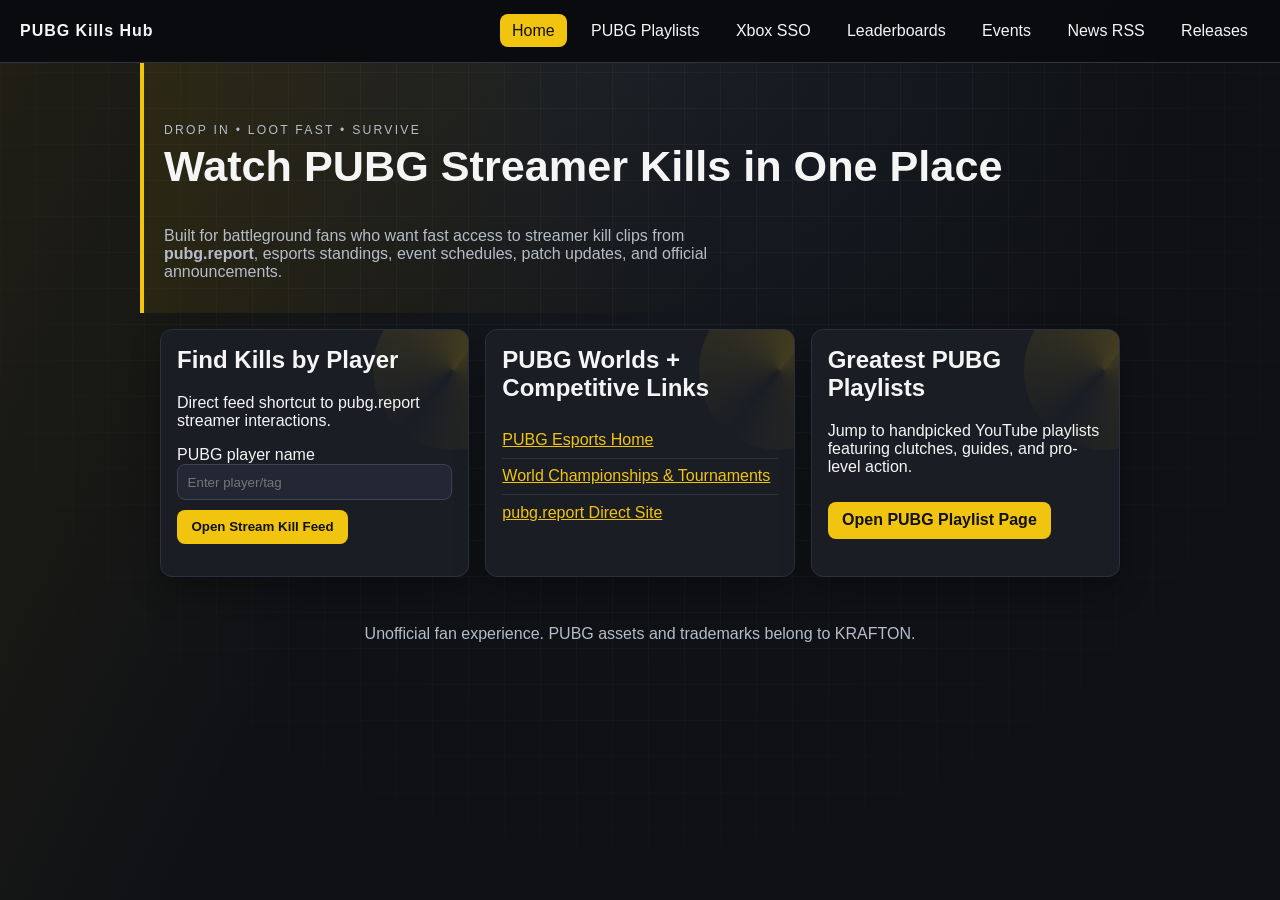
<file: index.html>
<!doctype html>
<html lang="en">
<head>
  <meta charset="UTF-8" />
  <meta name="viewport" content="width=device-width, initial-scale=1.0" />
  <title>PUBG Stream Kills Hub</title>
  <link rel="stylesheet" href="styles.css" />
</head>
<body>
  <nav class="navbar">
    <div class="brand">PUBG Kills Hub</div>
    <div class="nav-links">
      <a href="index.html">Home</a>
      <a href="playlists.html">PUBG Playlists</a>
      <a href="sso.html">Xbox SSO</a>
      <a href="leaderboards.html">Leaderboards</a>
      <a href="events.html">Events</a>
      <a href="news.html">News RSS</a>
      <a href="releases.html">Releases</a>
    </div>
  </nav>

  <section class="hero hero-battleground">
    <p class="eyebrow">Drop In • Loot Fast • Survive</p>
    <h1>Watch PUBG Streamer Kills in One Place</h1>
    <p>
      Built for battleground fans who want fast access to streamer kill clips from <strong>pubg.report</strong>,
      esports standings, event schedules, patch updates, and official announcements.
    </p>
  </section>

  <section class="grid">
    <article class="card pubg-card">
      <h2>Find Kills by Player</h2>
      <p>Direct feed shortcut to pubg.report streamer interactions.</p>
      <form id="report-form">
        <label for="pubg-user">PUBG player name</label>
        <input id="pubg-user" placeholder="Enter player/tag" />
        <button class="button" type="submit">Open Stream Kill Feed</button>
      </form>
      <p id="report-output"></p>
    </article>

    <article class="card pubg-card">
      <h2>PUBG Worlds + Competitive Links</h2>
      <ul class="clean">
        <li><a target="_blank" rel="noreferrer" href="https://pubgesports.com/">PUBG Esports Home</a></li>
        <li><a target="_blank" rel="noreferrer" href="https://pubgesports.com/en/tournament">World Championships & Tournaments</a></li>
        <li><a target="_blank" rel="noreferrer" href="https://pubg.report/">pubg.report Direct Site</a></li>
      </ul>
    </article>

    <article class="card pubg-card">
      <h2>Greatest PUBG Playlists</h2>
      <p>Jump to handpicked YouTube playlists featuring clutches, guides, and pro-level action.</p>
      <a class="button" href="playlists.html">Open PUBG Playlist Page</a>
    </article>
  </section>

  <div class="footer">Unofficial fan experience. PUBG assets and trademarks belong to KRAFTON.</div>
  <script src="app.js"></script>
</body>
</html>
</file>
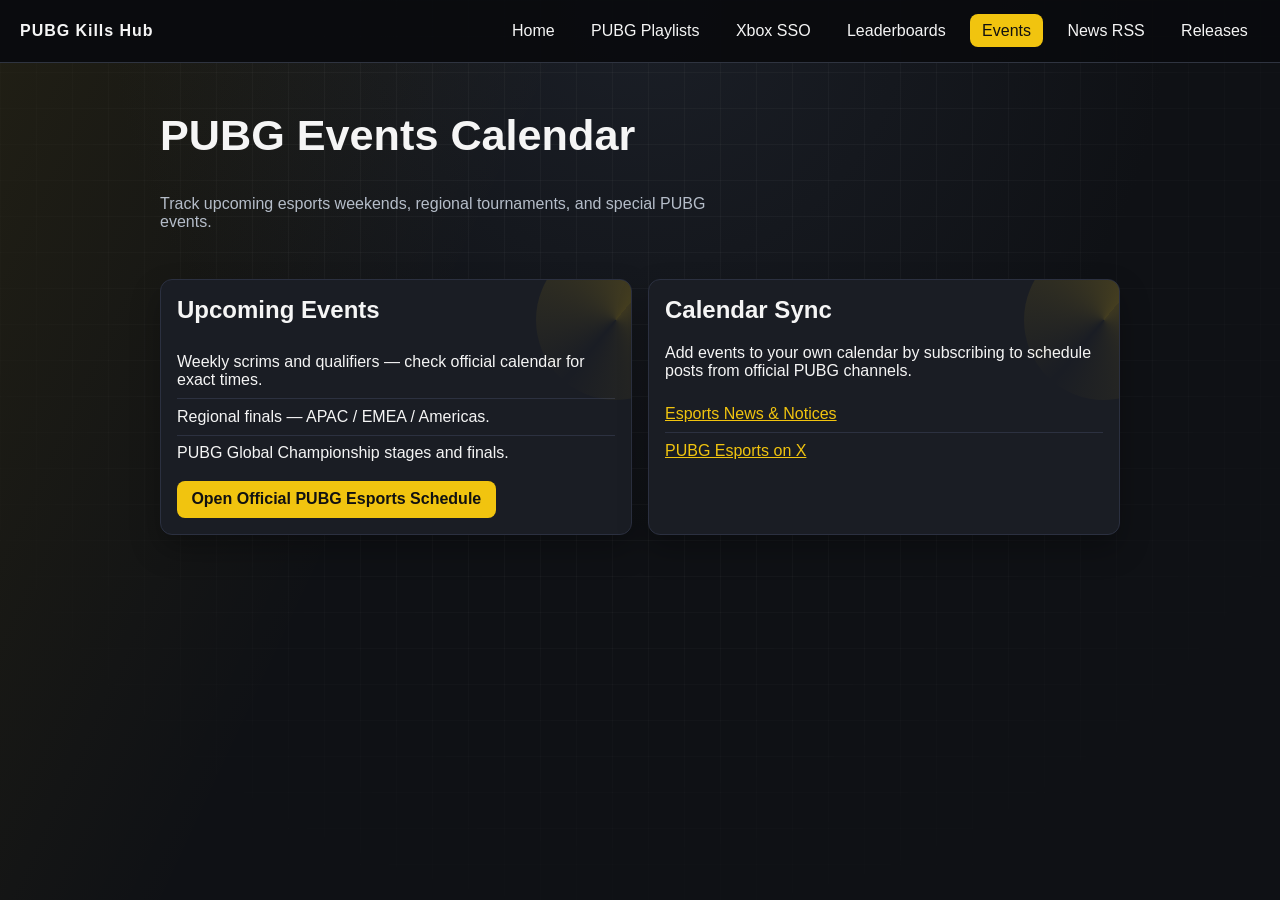
<file: events.html>
<!doctype html>
<html lang="en">
<head>
  <meta charset="UTF-8" />
  <meta name="viewport" content="width=device-width, initial-scale=1.0" />
  <title>Events Calendar | PUBG Kills Hub</title>
  <link rel="stylesheet" href="styles.css" />
</head>
<body>
  <nav class="navbar">
    <div class="brand">PUBG Kills Hub</div>
    <div class="nav-links">
      <a href="index.html">Home</a>
      <a href="playlists.html">PUBG Playlists</a>
      <a href="sso.html">Xbox SSO</a>
      <a href="leaderboards.html">Leaderboards</a>
      <a href="events.html">Events</a>
      <a href="news.html">News RSS</a>
      <a href="releases.html">Releases</a>
    </div>
  </nav>

  <section class="hero">
    <h1>PUBG Events Calendar</h1>
    <p>Track upcoming esports weekends, regional tournaments, and special PUBG events.</p>
  </section>

  <section class="grid">
    <article class="card pubg-card">
      <h2>Upcoming Events</h2>
      <ul class="clean">
        <li>Weekly scrims and qualifiers — check official calendar for exact times.</li>
        <li>Regional finals — APAC / EMEA / Americas.</li>
        <li>PUBG Global Championship stages and finals.</li>
      </ul>
      <a class="button" target="_blank" rel="noreferrer" href="https://pubgesports.com/en/schedule">Open Official PUBG Esports Schedule</a>
    </article>

    <article class="card pubg-card">
      <h2>Calendar Sync</h2>
      <p>Add events to your own calendar by subscribing to schedule posts from official PUBG channels.</p>
      <ul class="clean">
        <li><a target="_blank" rel="noreferrer" href="https://pubgesports.com/en/news">Esports News & Notices</a></li>
        <li><a target="_blank" rel="noreferrer" href="https://x.com/PUBGEsports">PUBG Esports on X</a></li>
      </ul>
    </article>
  </section>

  <script src="app.js"></script>
</body>
</html>
</file>
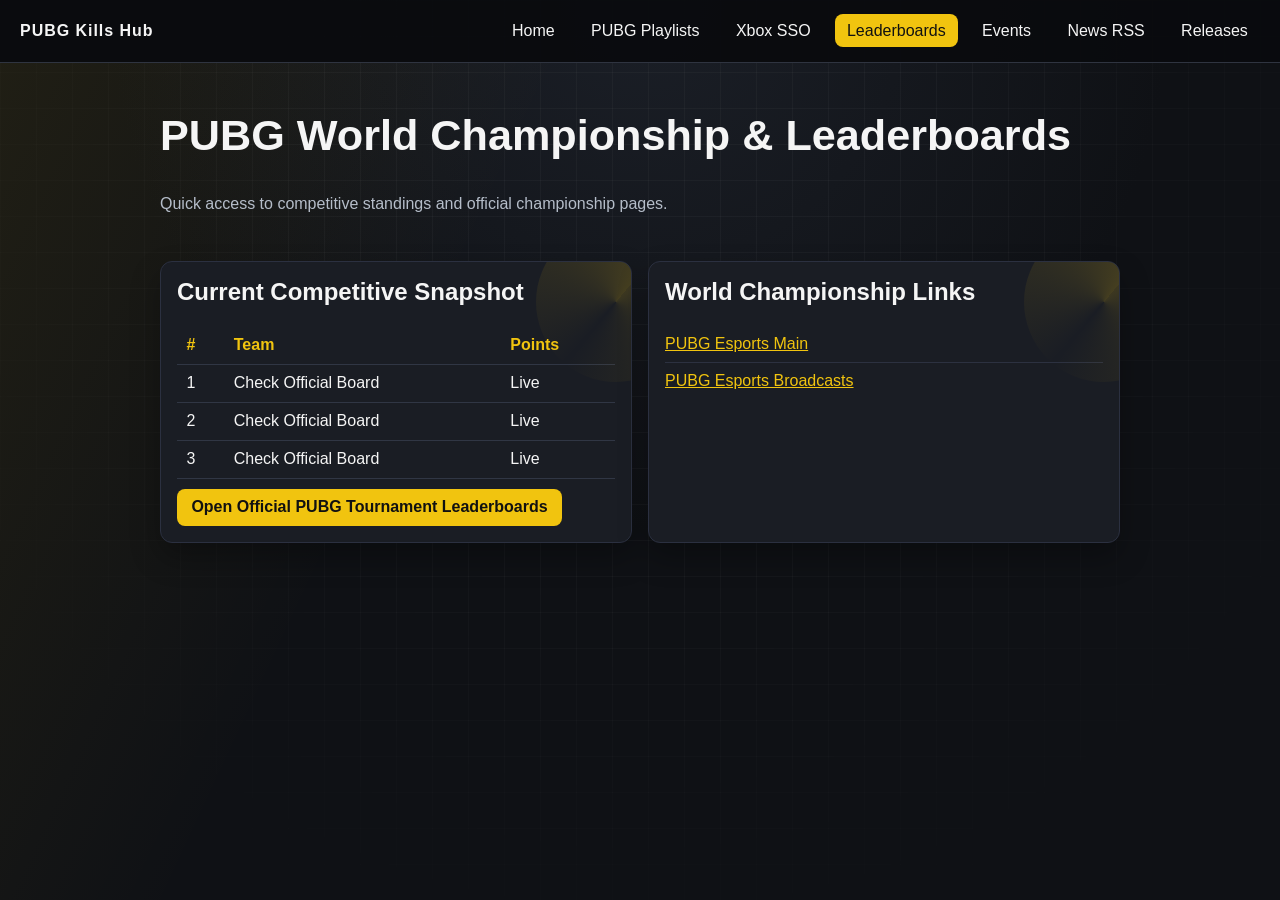
<file: leaderboards.html>
<!doctype html>
<html lang="en">
<head>
  <meta charset="UTF-8" />
  <meta name="viewport" content="width=device-width, initial-scale=1.0" />
  <title>Leaderboards | PUBG Kills Hub</title>
  <link rel="stylesheet" href="styles.css" />
</head>
<body>
  <nav class="navbar">
    <div class="brand">PUBG Kills Hub</div>
    <div class="nav-links">
      <a href="index.html">Home</a>
      <a href="playlists.html">PUBG Playlists</a>
      <a href="sso.html">Xbox SSO</a>
      <a href="leaderboards.html">Leaderboards</a>
      <a href="events.html">Events</a>
      <a href="news.html">News RSS</a>
      <a href="releases.html">Releases</a>
    </div>
  </nav>

  <section class="hero">
    <h1>PUBG World Championship & Leaderboards</h1>
    <p>Quick access to competitive standings and official championship pages.</p>
  </section>

  <section class="grid">
    <article class="card pubg-card">
      <h2>Current Competitive Snapshot</h2>
      <table class="table">
        <thead><tr><th>#</th><th>Team</th><th>Points</th></tr></thead>
        <tbody>
          <tr><td>1</td><td>Check Official Board</td><td>Live</td></tr>
          <tr><td>2</td><td>Check Official Board</td><td>Live</td></tr>
          <tr><td>3</td><td>Check Official Board</td><td>Live</td></tr>
        </tbody>
      </table>
      <a class="button" target="_blank" rel="noreferrer" href="https://pubgesports.com/en/tournament">Open Official PUBG Tournament Leaderboards</a>
    </article>

    <article class="card pubg-card">
      <h2>World Championship Links</h2>
      <ul class="clean">
        <li><a target="_blank" rel="noreferrer" href="https://pubgesports.com/en">PUBG Esports Main</a></li>
        <li><a target="_blank" rel="noreferrer" href="https://www.youtube.com/@PUBGEsports">PUBG Esports Broadcasts</a></li>
      </ul>
    </article>
  </section>

  <script src="app.js"></script>
</body>
</html>
</file>
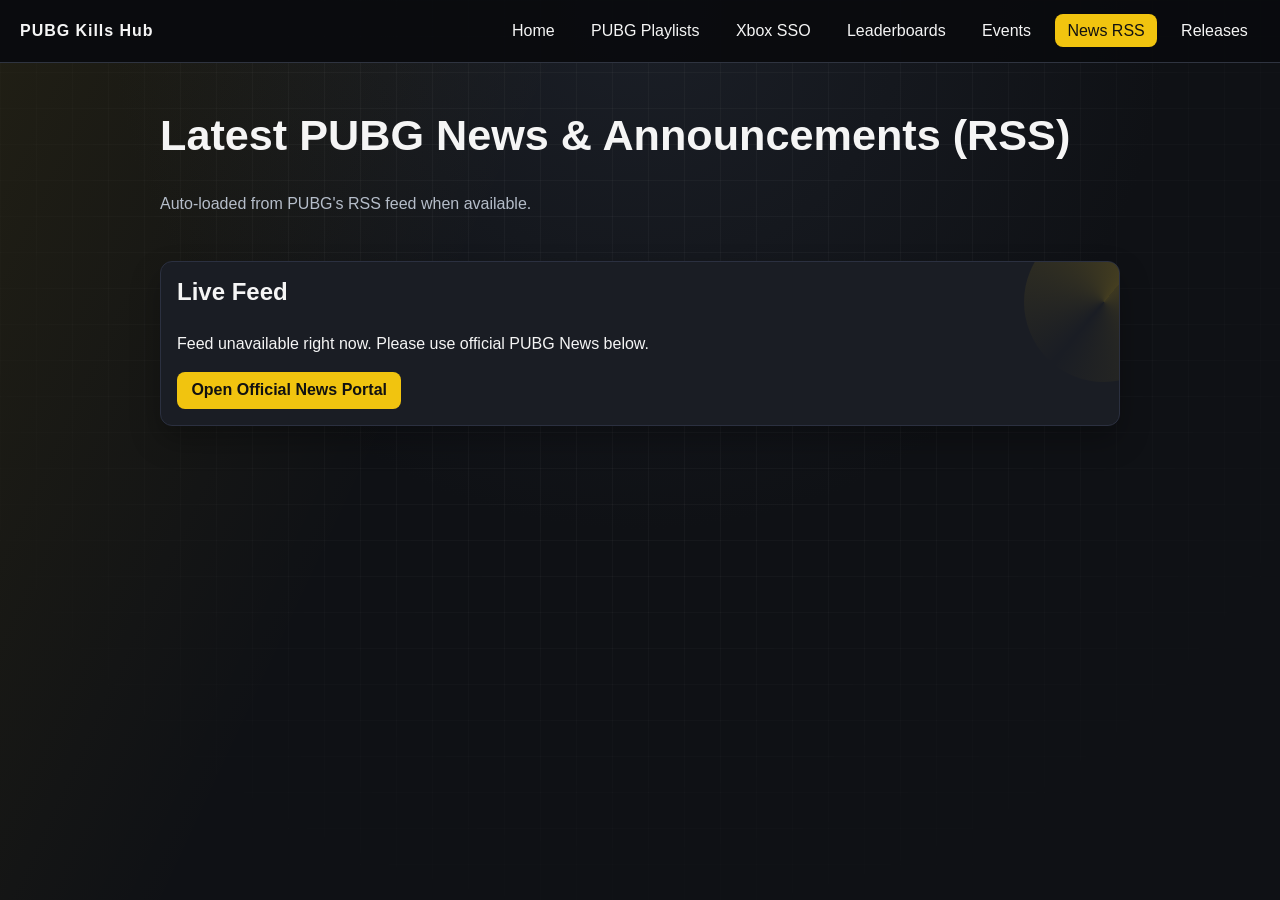
<file: news.html>
<!doctype html>
<html lang="en">
<head>
  <meta charset="UTF-8" />
  <meta name="viewport" content="width=device-width, initial-scale=1.0" />
  <title>PUBG RSS News | PUBG Kills Hub</title>
  <link rel="stylesheet" href="styles.css" />
</head>
<body>
  <nav class="navbar">
    <div class="brand">PUBG Kills Hub</div>
    <div class="nav-links">
      <a href="index.html">Home</a>
      <a href="playlists.html">PUBG Playlists</a>
      <a href="sso.html">Xbox SSO</a>
      <a href="leaderboards.html">Leaderboards</a>
      <a href="events.html">Events</a>
      <a href="news.html">News RSS</a>
      <a href="releases.html">Releases</a>
    </div>
  </nav>

  <section class="hero">
    <h1>Latest PUBG News & Announcements (RSS)</h1>
    <p>Auto-loaded from PUBG's RSS feed when available.</p>
  </section>

  <section class="grid">
    <article class="card pubg-card">
      <h2>Live Feed</h2>
      <ul class="clean" id="rss-list"></ul>
      <a class="button" target="_blank" rel="noreferrer" href="https://www.pubg.com/en/news">Open Official News Portal</a>
    </article>
  </section>

  <script src="app.js"></script>
</body>
</html>
</file>
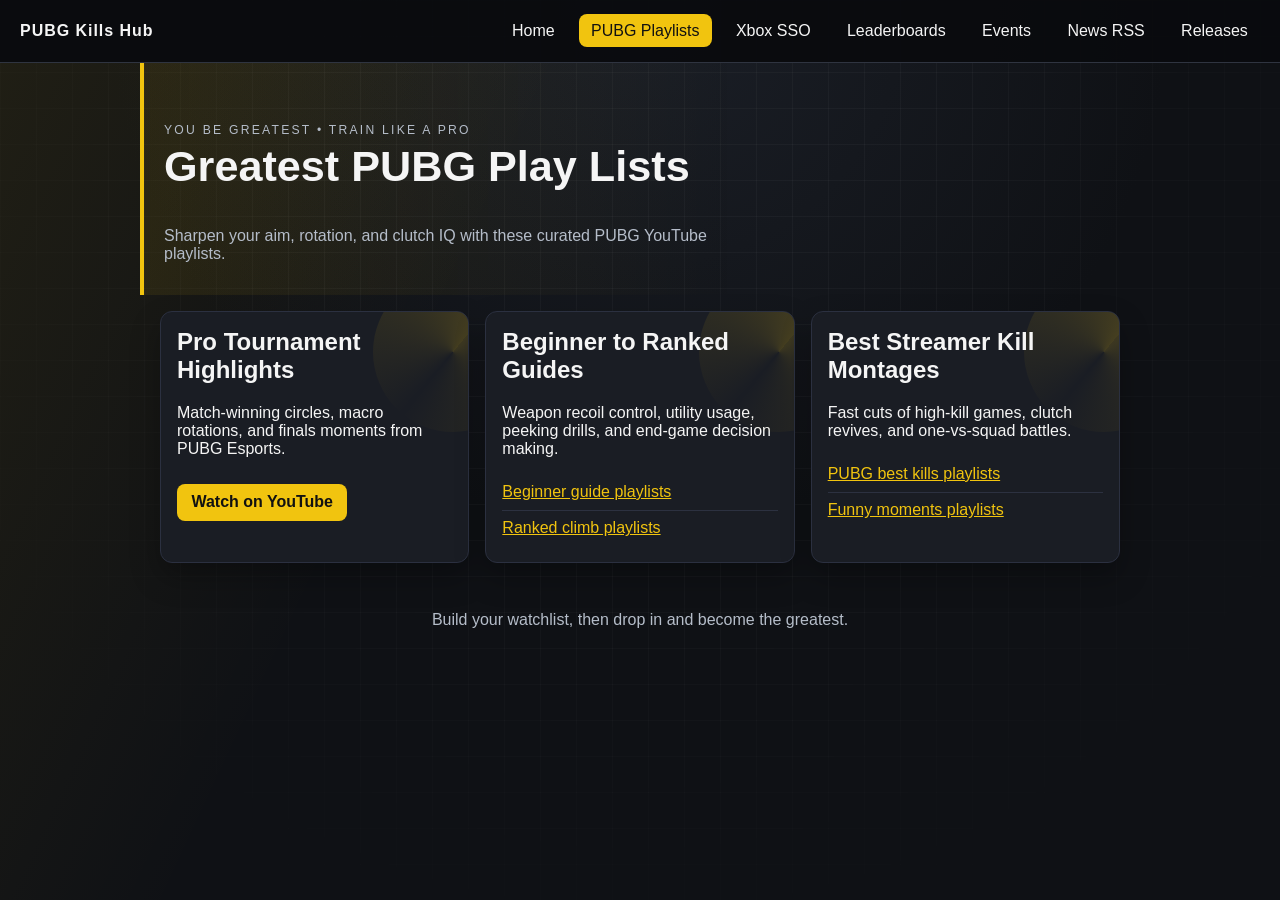
<file: playlists.html>
<!doctype html>
<html lang="en">
<head>
  <meta charset="UTF-8" />
  <meta name="viewport" content="width=device-width, initial-scale=1.0" />
  <title>Greatest PUBG Playlists | PUBG Kills Hub</title>
  <link rel="stylesheet" href="styles.css" />
</head>
<body>
  <nav class="navbar">
    <div class="brand">PUBG Kills Hub</div>
    <div class="nav-links">
      <a href="index.html">Home</a>
      <a href="playlists.html">PUBG Playlists</a>
      <a href="sso.html">Xbox SSO</a>
      <a href="leaderboards.html">Leaderboards</a>
      <a href="events.html">Events</a>
      <a href="news.html">News RSS</a>
      <a href="releases.html">Releases</a>
    </div>
  </nav>

  <section class="hero hero-battleground">
    <p class="eyebrow">You Be Greatest • Train Like A Pro</p>
    <h1>Greatest PUBG Play Lists</h1>
    <p>Sharpen your aim, rotation, and clutch IQ with these curated PUBG YouTube playlists.</p>
  </section>

  <section class="grid">
    <article class="card pubg-card">
      <h2>Pro Tournament Highlights</h2>
      <p>Match-winning circles, macro rotations, and finals moments from PUBG Esports.</p>
      <a class="button" target="_blank" rel="noreferrer" href="https://www.youtube.com/@PUBGEsports/playlists">Watch on YouTube</a>
    </article>

    <article class="card pubg-card">
      <h2>Beginner to Ranked Guides</h2>
      <p>Weapon recoil control, utility usage, peeking drills, and end-game decision making.</p>
      <ul class="clean">
        <li><a target="_blank" rel="noreferrer" href="https://www.youtube.com/results?search_query=pubg+beginner+guide+playlist">Beginner guide playlists</a></li>
        <li><a target="_blank" rel="noreferrer" href="https://www.youtube.com/results?search_query=pubg+ranked+tips+playlist">Ranked climb playlists</a></li>
      </ul>
    </article>

    <article class="card pubg-card">
      <h2>Best Streamer Kill Montages</h2>
      <p>Fast cuts of high-kill games, clutch revives, and one-vs-squad battles.</p>
      <ul class="clean">
        <li><a target="_blank" rel="noreferrer" href="https://www.youtube.com/results?search_query=pubg+best+kills+playlist">PUBG best kills playlists</a></li>
        <li><a target="_blank" rel="noreferrer" href="https://www.youtube.com/results?search_query=pubg+funniest+moments+playlist">Funny moments playlists</a></li>
      </ul>
    </article>
  </section>

  <div class="footer">Build your watchlist, then drop in and become the greatest.</div>
  <script src="app.js"></script>
</body>
</html>
</file>
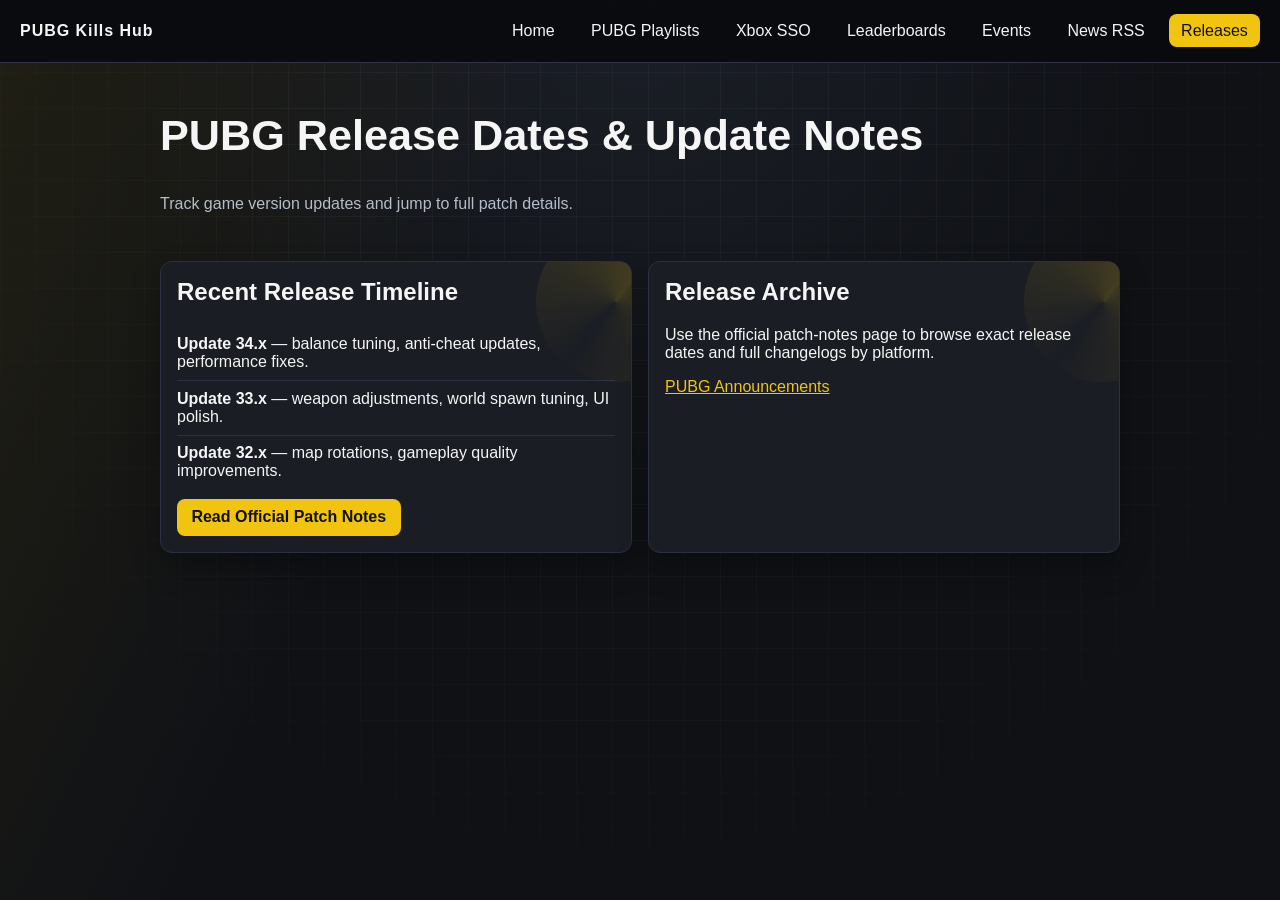
<file: releases.html>
<!doctype html>
<html lang="en">
<head>
  <meta charset="UTF-8" />
  <meta name="viewport" content="width=device-width, initial-scale=1.0" />
  <title>Release Notes | PUBG Kills Hub</title>
  <link rel="stylesheet" href="styles.css" />
</head>
<body>
  <nav class="navbar">
    <div class="brand">PUBG Kills Hub</div>
    <div class="nav-links">
      <a href="index.html">Home</a>
      <a href="playlists.html">PUBG Playlists</a>
      <a href="sso.html">Xbox SSO</a>
      <a href="leaderboards.html">Leaderboards</a>
      <a href="events.html">Events</a>
      <a href="news.html">News RSS</a>
      <a href="releases.html">Releases</a>
    </div>
  </nav>

  <section class="hero">
    <h1>PUBG Release Dates & Update Notes</h1>
    <p>Track game version updates and jump to full patch details.</p>
  </section>

  <section class="grid">
    <article class="card pubg-card">
      <h2>Recent Release Timeline</h2>
      <ul class="clean">
        <li><strong>Update 34.x</strong> — balance tuning, anti-cheat updates, performance fixes.</li>
        <li><strong>Update 33.x</strong> — weapon adjustments, world spawn tuning, UI polish.</li>
        <li><strong>Update 32.x</strong> — map rotations, gameplay quality improvements.</li>
      </ul>
      <a class="button" target="_blank" rel="noreferrer" href="https://www.pubg.com/en/patch-notes">Read Official Patch Notes</a>
    </article>

    <article class="card pubg-card">
      <h2>Release Archive</h2>
      <p>Use the official patch-notes page to browse exact release dates and full changelogs by platform.</p>
      <a target="_blank" rel="noreferrer" href="https://www.pubg.com/en/news">PUBG Announcements</a>
    </article>
  </section>

  <script src="app.js"></script>
</body>
</html>
</file>
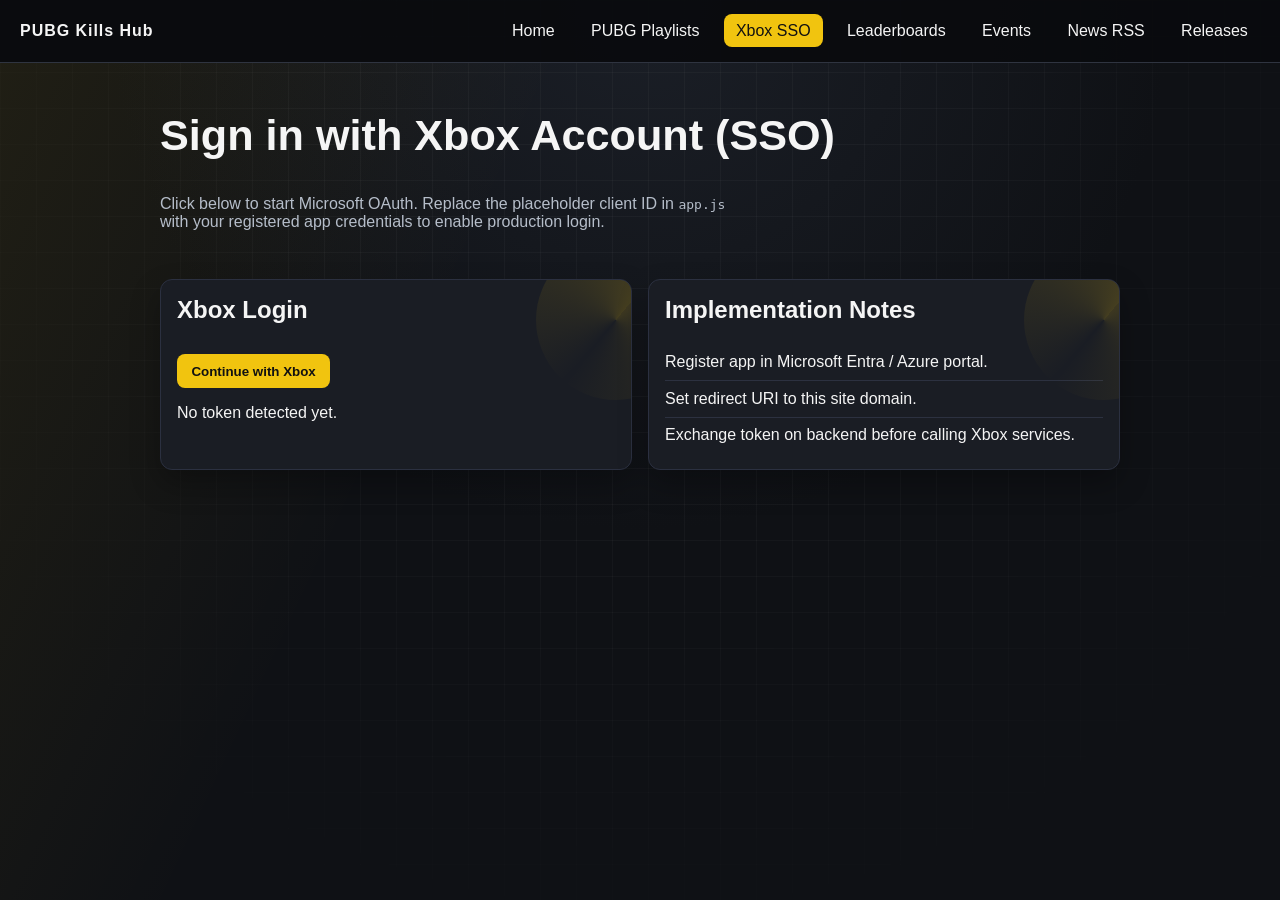
<file: sso.html>
<!doctype html>
<html lang="en">
<head>
  <meta charset="UTF-8" />
  <meta name="viewport" content="width=device-width, initial-scale=1.0" />
  <title>Xbox Single Sign-On | PUBG Kills Hub</title>
  <link rel="stylesheet" href="styles.css" />
</head>
<body>
  <nav class="navbar">
    <div class="brand">PUBG Kills Hub</div>
    <div class="nav-links">
      <a href="index.html">Home</a>
      <a href="playlists.html">PUBG Playlists</a>
      <a href="sso.html">Xbox SSO</a>
      <a href="leaderboards.html">Leaderboards</a>
      <a href="events.html">Events</a>
      <a href="news.html">News RSS</a>
      <a href="releases.html">Releases</a>
    </div>
  </nav>

  <section class="hero">
    <h1>Sign in with Xbox Account (SSO)</h1>
    <p>
      Click below to start Microsoft OAuth. Replace the placeholder client ID in <code>app.js</code>
      with your registered app credentials to enable production login.
    </p>
  </section>

  <section class="grid">
    <article class="card pubg-card">
      <h2>Xbox Login</h2>
      <button class="button" id="xbox-login">Continue with Xbox</button>
      <p id="token-status">No token detected yet.</p>
    </article>

    <article class="card pubg-card">
      <h2>Implementation Notes</h2>
      <ul class="clean">
        <li>Register app in Microsoft Entra / Azure portal.</li>
        <li>Set redirect URI to this site domain.</li>
        <li>Exchange token on backend before calling Xbox services.</li>
      </ul>
    </article>
  </section>

  <script src="app.js"></script>
</body>
</html>
</file>
<file: styles.css>
:root {
  --bg: #0f1115;
  --surface: #1a1d24;
  --surface-2: #232733;
  --accent: #f1c40f;
  --text: #f5f5f5;
  --muted: #b5bdc9;
  --line: #2f3440;
}

* { box-sizing: border-box; }

body {
  margin: 0;
  font-family: "Segoe UI", Tahoma, Geneva, Verdana, sans-serif;
  color: var(--text);
  background:
    linear-gradient(115deg, rgba(241, 196, 15, 0.08), transparent 35%),
    radial-gradient(circle at top, #1b1f27, var(--bg) 48%);
  min-height: 100vh;
  position: relative;
}

body::before {
  content: "";
  position: fixed;
  inset: 0;
  background-image:
    linear-gradient(rgba(255, 255, 255, 0.03) 1px, transparent 1px),
    linear-gradient(90deg, rgba(255, 255, 255, 0.03) 1px, transparent 1px);
  background-size: 36px 36px;
  mask-image: radial-gradient(circle at 50% 20%, black 35%, transparent 85%);
  pointer-events: none;
  z-index: -2;
}

a { color: var(--accent); }

.navbar {
  position: sticky;
  top: 0;
  z-index: 10;
  display: flex;
  gap: 1rem;
  align-items: center;
  justify-content: space-between;
  padding: 0.9rem 1.25rem;
  background: rgba(10, 11, 14, 0.95);
  border-bottom: 1px solid var(--line);
}

.brand {
  font-weight: 800;
  letter-spacing: 0.06rem;
}

.nav-links {
  display: flex;
  flex-wrap: wrap;
  gap: 0.75rem;
}

.nav-links a {
  color: var(--text);
  text-decoration: none;
  padding: 0.4rem 0.7rem;
  border-radius: 8px;
  border: 1px solid transparent;
}

.nav-links a:hover,
.nav-links a.active {
  background: var(--accent);
  color: #111;
}

.hero {
  padding: 3rem 1.25rem 1rem;
  max-width: 1000px;
  margin: 0 auto;
}

.hero-battleground {
  border-left: 4px solid var(--accent);
  background: linear-gradient(90deg, rgba(241, 196, 15, 0.08), transparent 60%);
}

.eyebrow {
  text-transform: uppercase;
  letter-spacing: 0.14rem;
  font-size: 0.76rem;
  color: var(--accent);
  margin-bottom: 0.35rem;
}

.hero h1 { margin-top: 0; font-size: clamp(1.8rem, 4vw, 2.7rem); }
.hero p { color: var(--muted); max-width: 65ch; }

.grid {
  max-width: 1000px;
  margin: 0 auto;
  padding: 1rem 1.25rem 2rem;
  display: grid;
  grid-template-columns: repeat(auto-fit, minmax(260px, 1fr));
  gap: 1rem;
}

.card {
  background: var(--surface);
  border: 1px solid #2b3040;
  border-radius: 12px;
  padding: 1rem;
}

.pubg-card {
  position: relative;
  overflow: hidden;
  box-shadow: 0 14px 30px rgba(0, 0, 0, 0.28);
}

.pubg-card::before {
  content: "";
  position: absolute;
  right: -65px;
  top: -40px;
  width: 160px;
  height: 160px;
  background: conic-gradient(from 40deg, rgba(241, 196, 15, 0.16), transparent, rgba(241, 196, 15, 0.2));
  border-radius: 50%;
}

.card h2, .card h3 { margin-top: 0; position: relative; }

.button {
  display: inline-block;
  margin-top: 0.6rem;
  background: var(--accent);
  color: #111;
  font-weight: 700;
  border: 0;
  border-radius: 8px;
  padding: 0.6rem 0.9rem;
  text-decoration: none;
  cursor: pointer;
}

input {
  width: 100%;
  padding: 0.6rem;
  border-radius: 8px;
  border: 1px solid #3a4151;
  background: var(--surface-2);
  color: var(--text);
}

ul.clean {
  list-style: none;
  padding-left: 0;
  margin: 0;
}

ul.clean li {
  padding: 0.55rem 0;
  border-bottom: 1px solid #2c3140;
}

ul.clean li:last-child { border-bottom: none; }

.table {
  width: 100%;
  border-collapse: collapse;
}
.table th, .table td {
  border-bottom: 1px solid #303644;
  padding: 0.6rem;
  text-align: left;
}
.table th { color: var(--accent); }

.footer {
  padding: 1rem 1.25rem 2rem;
  text-align: center;
  color: var(--muted);
}

.banner-img {
  width: 100%;
  border-radius: 10px;
  margin-top: 0.6rem;
}
</file>
